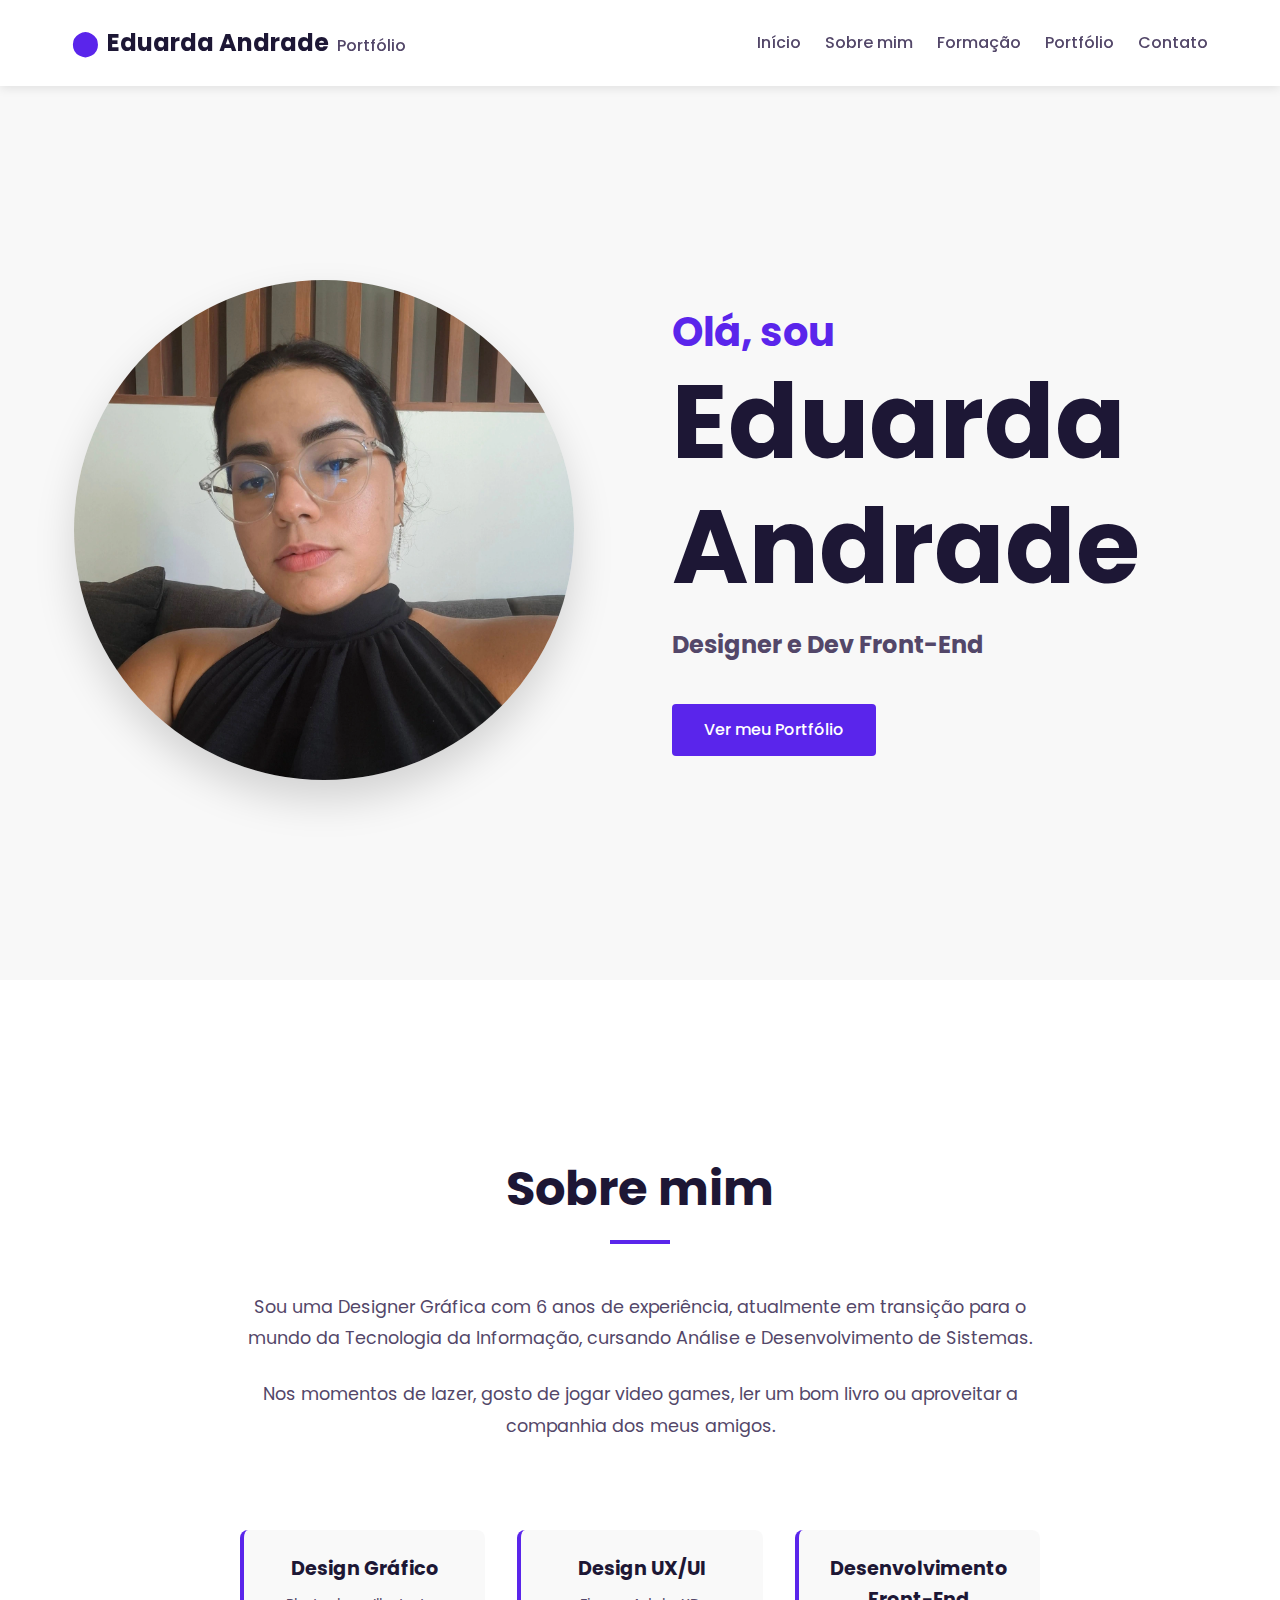
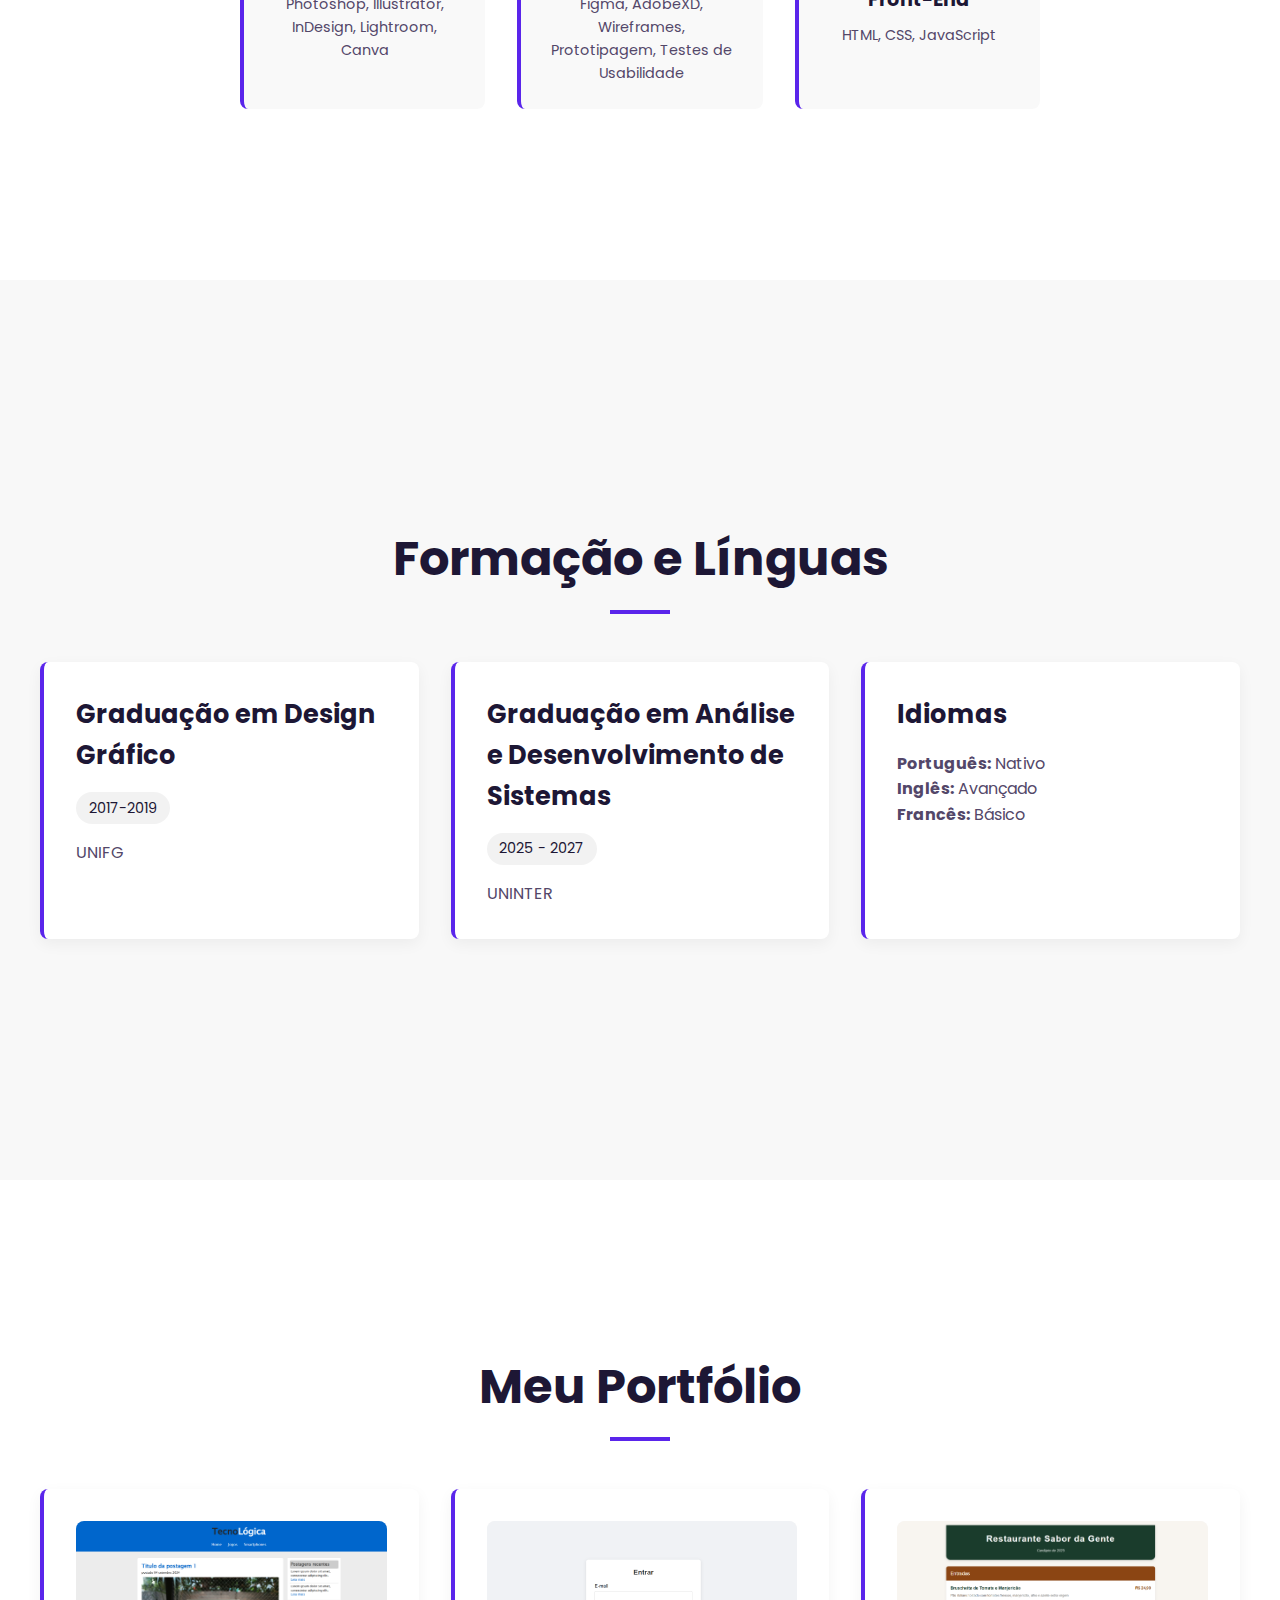
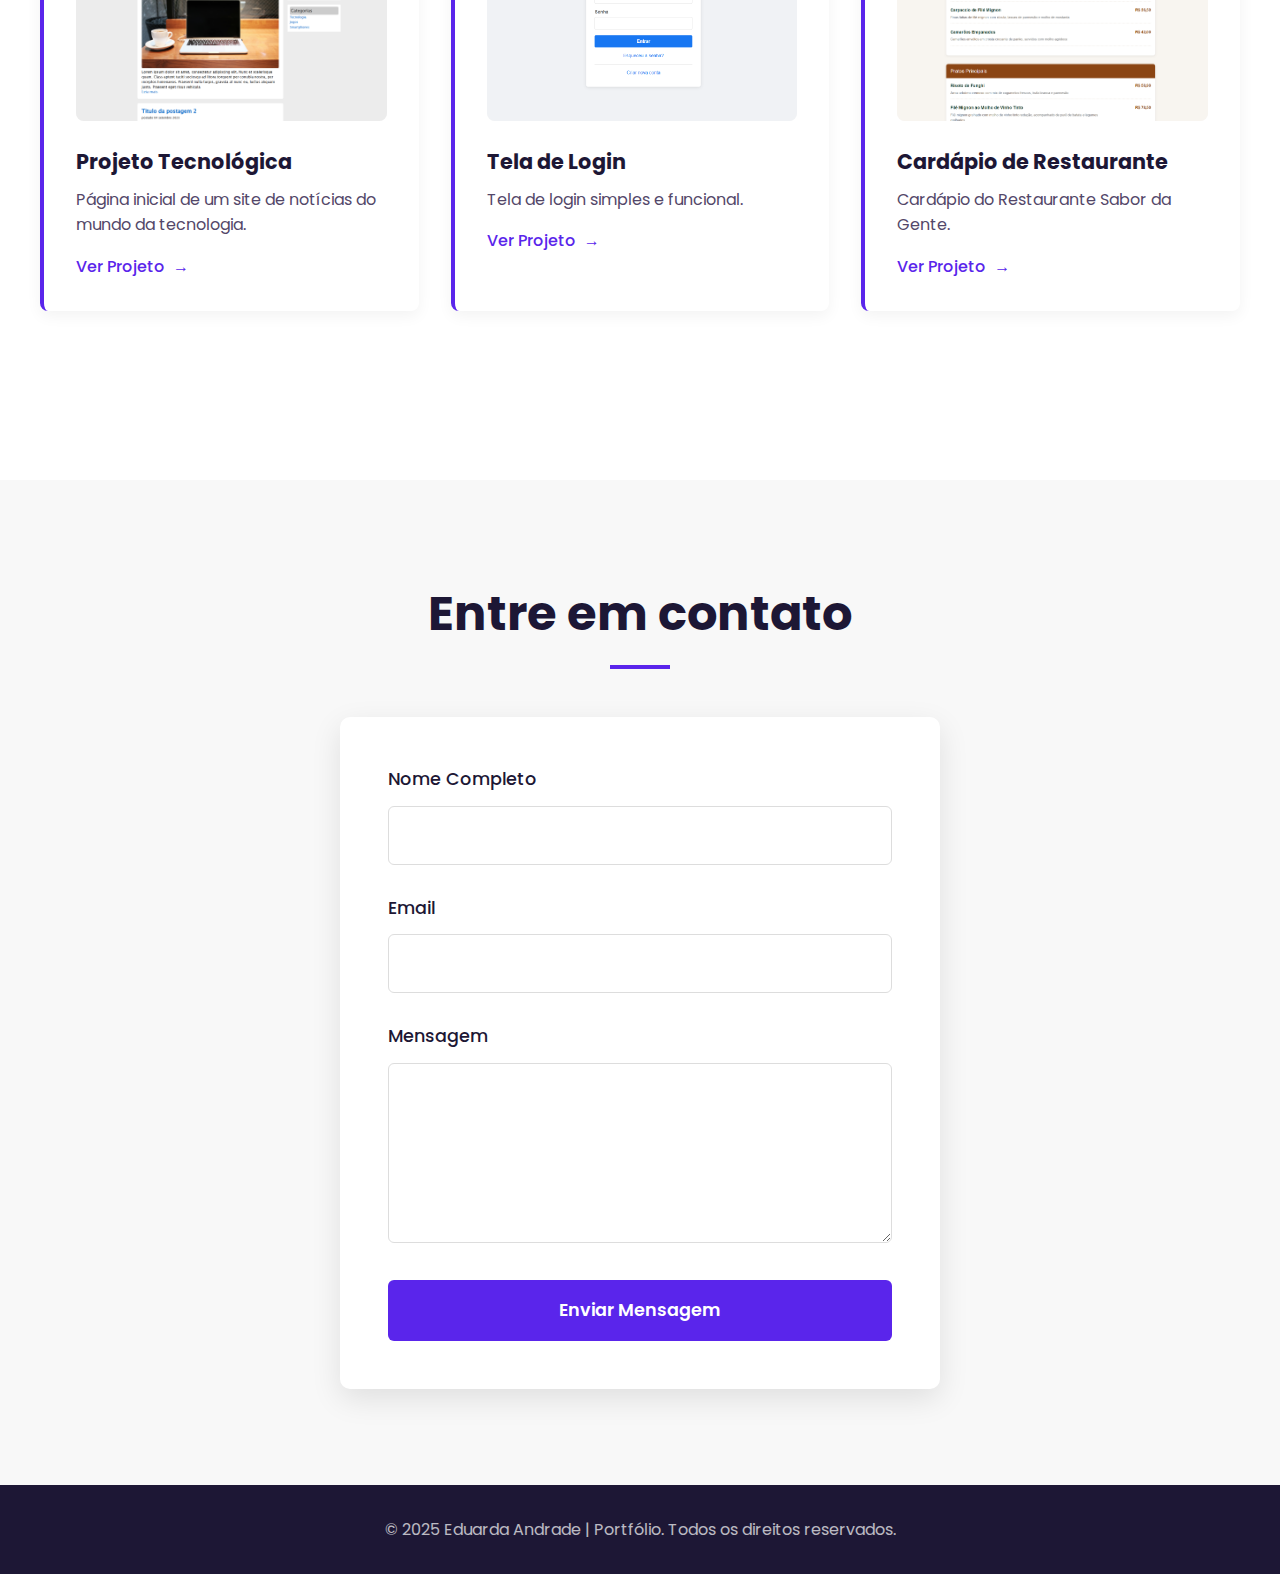
<file: index.html>
<!DOCTYPE html>
<html lang="pt-BR">
<head>
    <meta charset="UTF-8">
    <meta name="viewport" content="width=device-width, initial-scale=1.0">
    <title>Eduarda Andrade | Portfólio</title>
    <link href="https://fonts.googleapis.com/css2?family=Poppins:wght@400;500;600;700&display=swap" rel="stylesheet">
    <link rel="stylesheet" href="css/estilos.css">
    <script src="js/scripts.js" defer></script>
</head>
<body>
    <!-- Menu de Navegação -->
    <nav class="navegacao">
        <div class="container-navegacao">
            <a href="#inicio" class="logo">
                <span class="logo-destaque">Eduarda Andrade</span> Portfólio
            </a>
            <button class="menu-hamburguer"></button>
            <ul class="links-navegacao">
                <li><a href="#inicio">Início</a></li>
                <li><a href="#sobre">Sobre mim</a></li>
                <li><a href="#formacao">Formação</a></li>
                <li><a href="#portfolio">Portfólio</a></li>
                <li><a href="#contato">Contato</a></li>
            </ul>
        </div>
    </nav>

    <!-- Seção Início -->
    <section id="inicio" class="secao">
        <div class="container">
            <div class="conteudo-inicio">
                <div class="imagem-inicio">
                    <img src="img/eduarda.webp" alt="Imagem de Eduarda Andrade">
                </div>
                <div class="texto-inicio-container">
                    <h1 class="titulo-inicio">Olá, sou <br><span class="titulo-destaque">Eduarda Andrade</span></h1>
                    <h2 class="subtitulo-inicio">Designer e Dev Front-End</h2>
                    <a href="#portfolio" class="botao">Ver meu Portfólio</a>
                </div>
            </div>
        </div>
    </section>

    <!-- Seção Sobre mim -->
    <section id="sobre" class="secao">
        <div class="container">
            <h2 class="titulo-secao">Sobre mim</h2>
            <div class="conteudo-sobre">
                <div class="texto-sobre">
                    <p>Sou uma Designer Gráfica com 6 anos de experiência, atualmente em transição para o mundo da Tecnologia da Informação, cursando Análise e Desenvolvimento de Sistemas.</p>
                    <p>Nos momentos de lazer, gosto de jogar video games, ler um bom livro ou aproveitar a companhia dos meus amigos.</p>
                </div>

                <div class="habilidades">
                    <div class="habilidade-item">
                        <h3 class="habilidade-titulo">Design Gráfico</h3>
                        <p class="habilidade-descricao">Photoshop, Illustrator, InDesign, Lightroom, Canva</p>
                    </div>
                    <div class="habilidade-item">
                        <h3 class="habilidade-titulo">Design UX/UI</h3>
                        <p class="habilidade-descricao">Figma, AdobeXD, Wireframes, Prototipagem, Testes de Usabilidade</p>
                    </div>
                    <div class="habilidade-item">
                        <h3 class="habilidade-titulo">Desenvolvimento Front-End</h3>
                        <p class="habilidade-descricao">HTML, CSS, JavaScript</p>
                    </div>
                </div> 
            </div>
        </div>
    </section>

    <!-- Seção Formação e Línguas -->
    <section id="formacao" class="secao">
        <div class="container">
            <h2 class="titulo-secao">Formação e Línguas</h2>
            <div class="container-formacao">
                <div class="bloco-formacao">
                    <h3 class="titulo-formacao">Graduação em Design Gráfico</h3>
                    <span class="periodo-formacao">2017-2019</span>
                    <p class="descricao-formacao">UNIFG</p>
                </div>
                <div class="bloco-formacao">
                    <h3 class="titulo-formacao">Graduação em Análise e Desenvolvimento de Sistemas</h3>
                    <span class="periodo-formacao">2025 - 2027</span>
                    <p class="descricao-formacao">UNINTER</p>
                </div>
                <div class="bloco-formacao">
                    <h3 class="titulo-formacao">Idiomas</h3>
                    <p class="descricao-formacao">
                        <strong>Português:</strong> Nativo<br>
                        <strong>Inglês:</strong> Avançado<br>
                        <strong>Francês:</strong> Básico<br>
                    </p>
                </div>
            </div>
        </div>
    </section>

    <!-- Seção Meu Portfólio -->
    <section id="portfolio" class="secao">
        <div class="container">
            <h2 class="titulo-secao">Meu Portfólio</h2>
            <div class="container-portfolio">
                <div class="item-portfolio">
                    <div class="conteudo-portfolio">
                        <div class="imagem-portfolio">
                            <img src="img/img_port_1.png" alt="Projeto Tecnológica">
                        </div>
                        <h3 class="titulo-portfolio">Projeto Tecnológica</h3>
                        <p class="descricao-portfolio">Página inicial de um site de notícias do mundo da tecnologia.</p>
                        <a href="html/site_tecnologica/tecnologica.html" class="link-portfolio">Ver Projeto</a>
                    </div>
                </div>
                <div class="item-portfolio">
                    <div class="conteudo-portfolio">
                        <div class="imagem-portfolio">
                            <img src="img/img_port_2.png" alt="Tela de Login">
                        </div>
                        <h3 class="titulo-portfolio">Tela de Login</h3>
                        <p class="descricao-portfolio">Tela de login simples e funcional.</p>
                        <a href="html/tela_login/tela_login.html" class="link-portfolio">Ver Projeto</a>
                    </div>
                </div>
                <div class="item-portfolio">
                    <div class="conteudo-portfolio">
                        <div class="imagem-portfolio">
                            <img src="img/img_port_3.png" alt="Projeto Y">
                        </div>
                        <h3 class="titulo-portfolio">Cardápio de Restaurante</h3>
                        <p class="descricao-portfolio">Cardápio do Restaurante Sabor da Gente.</p>
                        <a href="html/cardapio_restaurante/cardapio_restaurante.html" class="link-portfolio">Ver Projeto</a>
                    </div>
                </div>
            </div>
        </div>
    </section>

    <!-- Seção Contato (Formulário) -->
    <section id="contato" class="secao">
        <div class="container">
            <h2 class="titulo-secao">Entre em contato</h2>
            <div class="container-contato">
                <div class="formulario-contato">
                    <form id="formulario-contato" onsubmit="enviarFormulario(event)">
                        <div class="grupo-formulario">
                            <label for="nome" class="rotulo-formulario">Nome Completo</label>
                            <input type="text" id="nome" class="entrada-formulario" required>
                        </div>
                        <div class="grupo-formulario">
                            <label for="email" class="rotulo-formulario">Email</label>
                            <input type="email" id="email" class="entrada-formulario" required>
                        </div>
                        <div class="grupo-formulario">
                            <label for="mensagem" class="rotulo-formulario">Mensagem</label>
                            <textarea id="mensagem" name="mensagem" class="entrada-formulario" required></textarea>
                        </div>
                        <button type="submit" class="botao-enviar">Enviar Mensagem</button>
                    </form>
                </div>
            </div>
        </div>
    </section>

    <!-- Rodapé -->
    <footer class="rodape">
        <div class="conteudo-rodape">
            <p class="copyright">© 2025 Eduarda Andrade | Portfólio. Todos os direitos reservados.</p>
        </div>
    </footer>
</body>
</html>
</file>
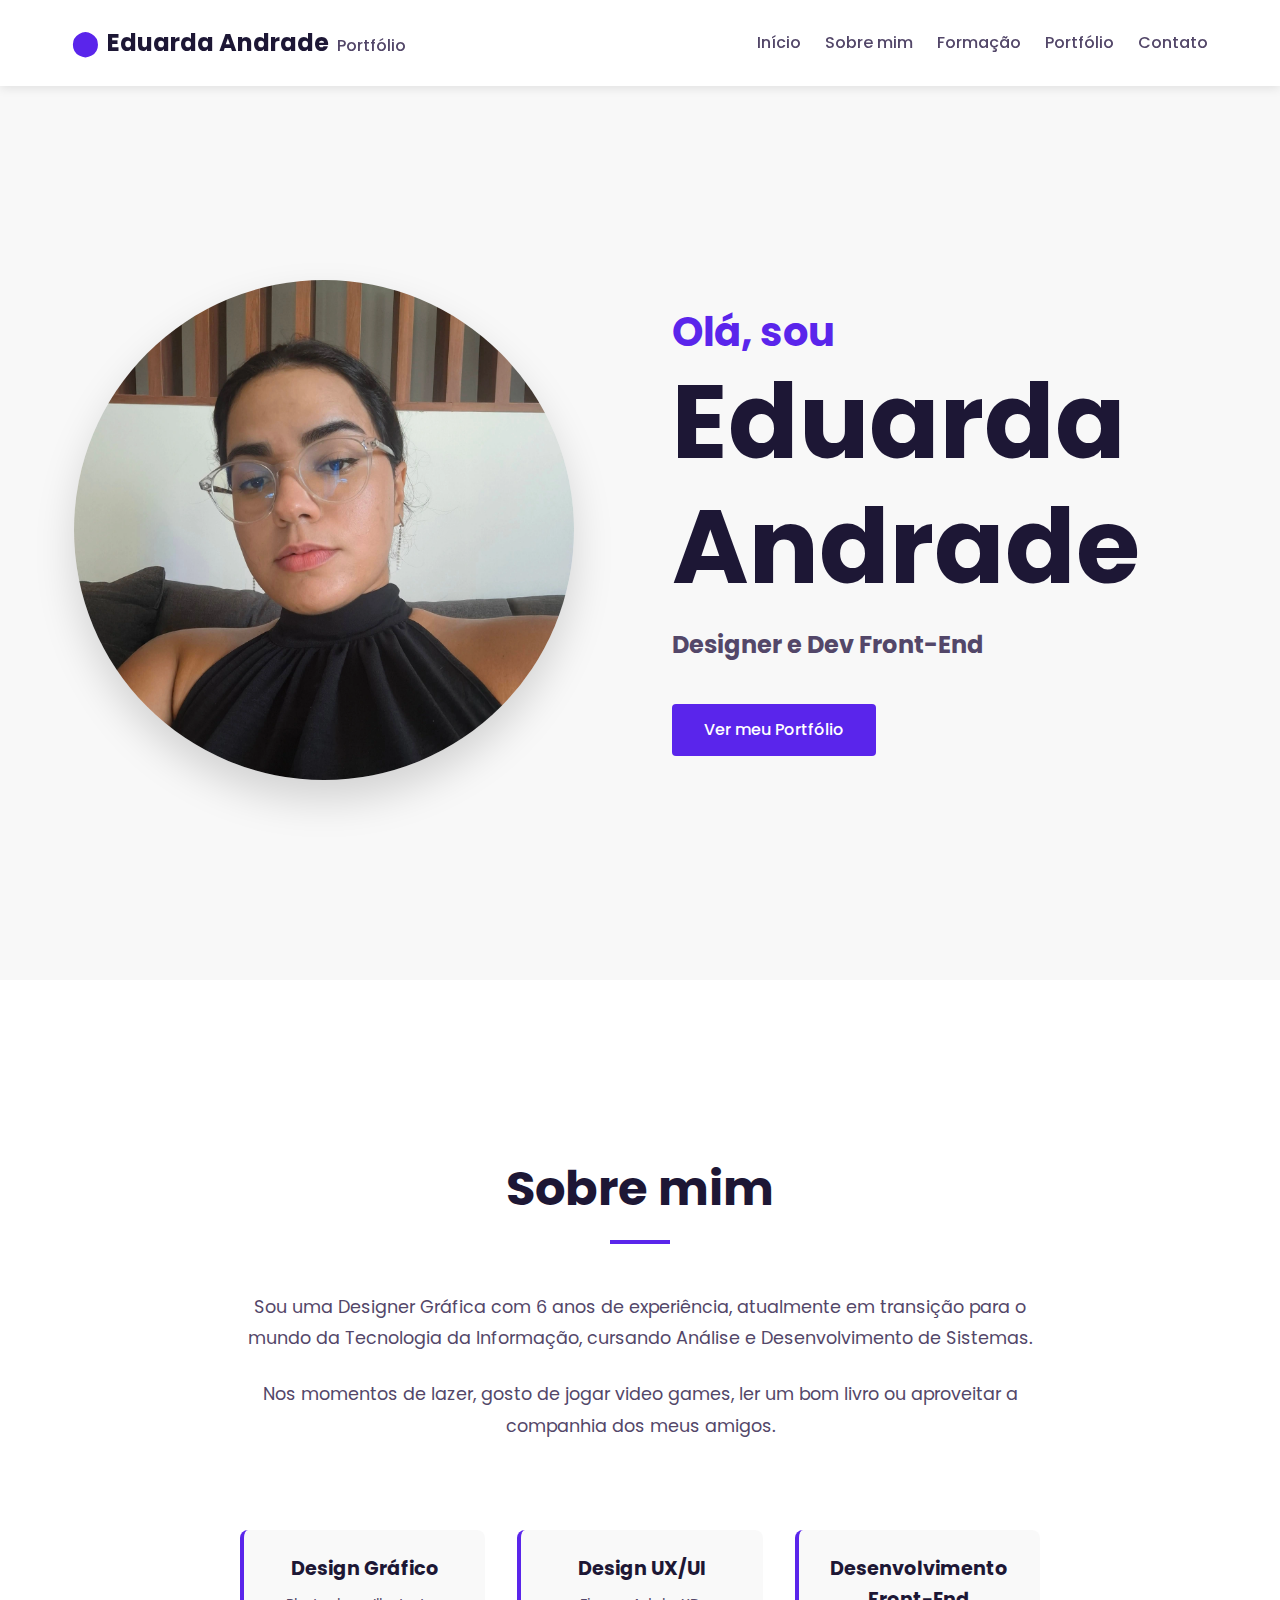
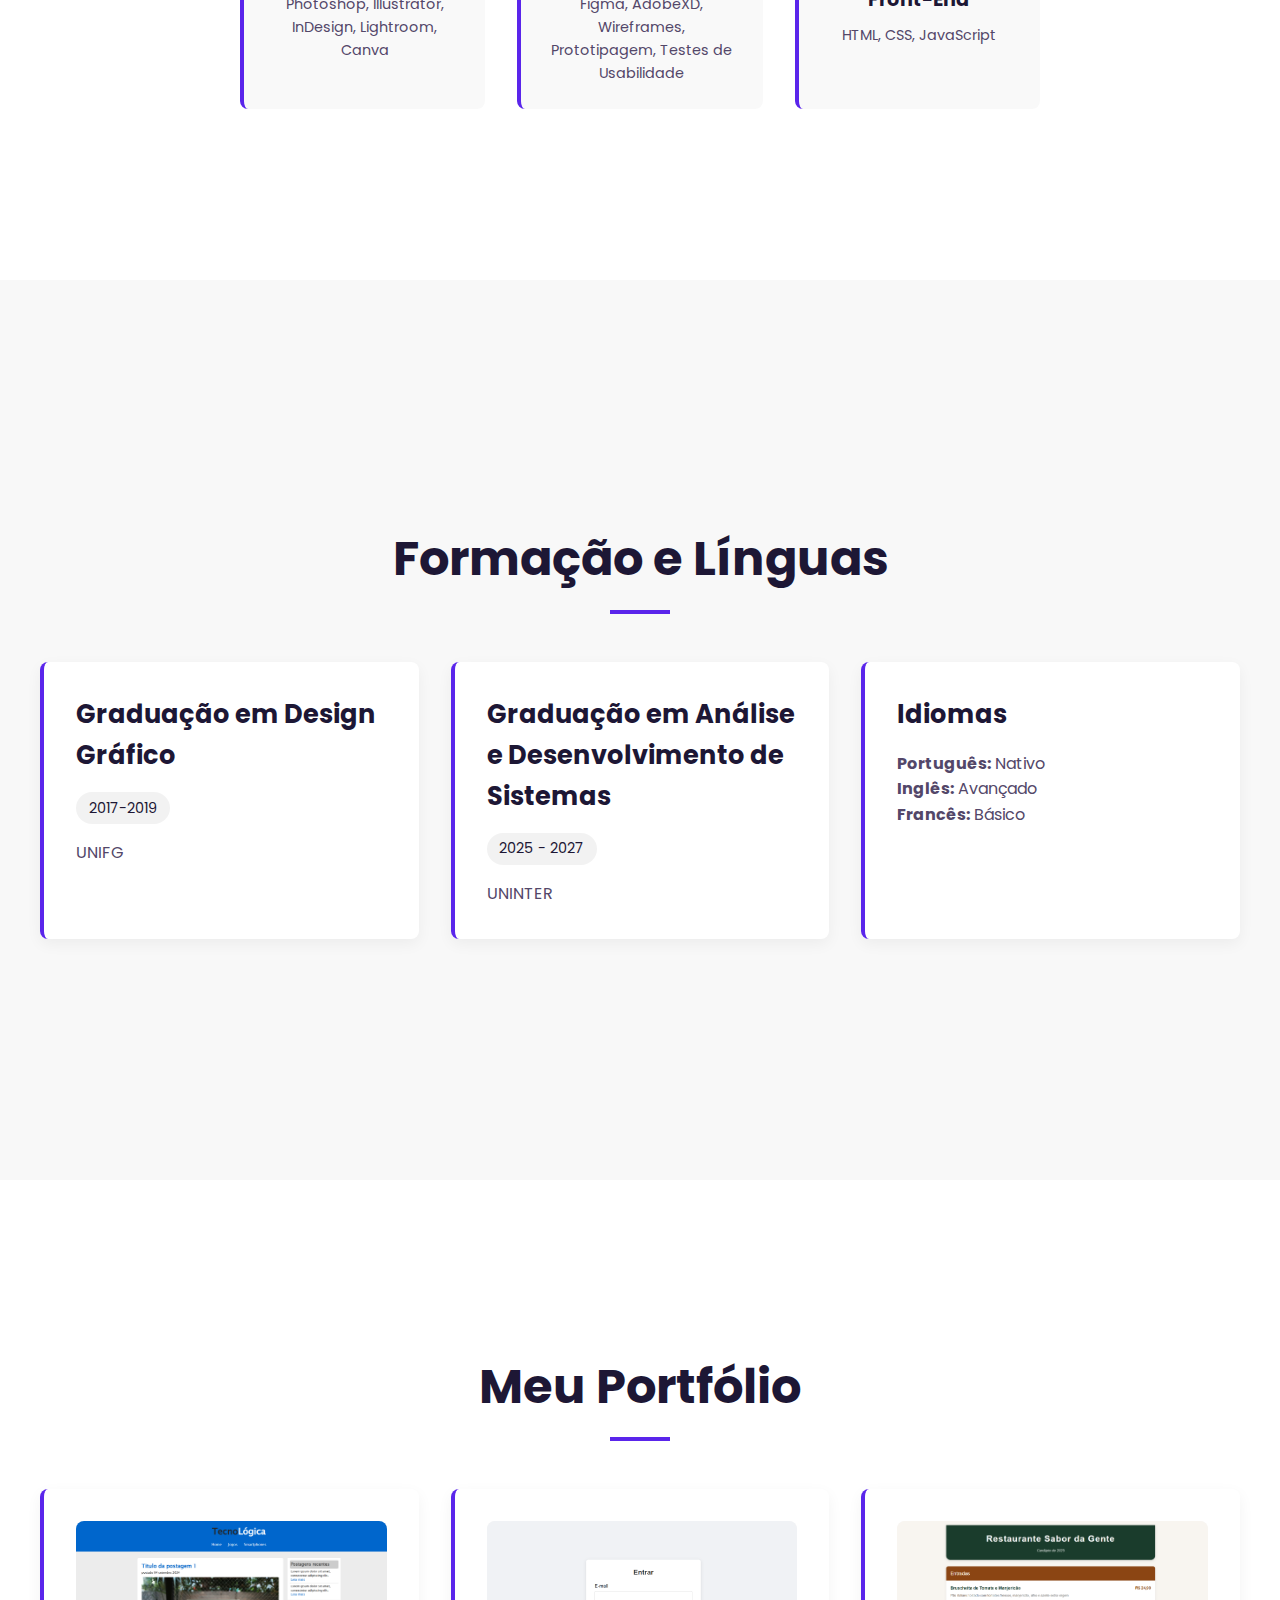
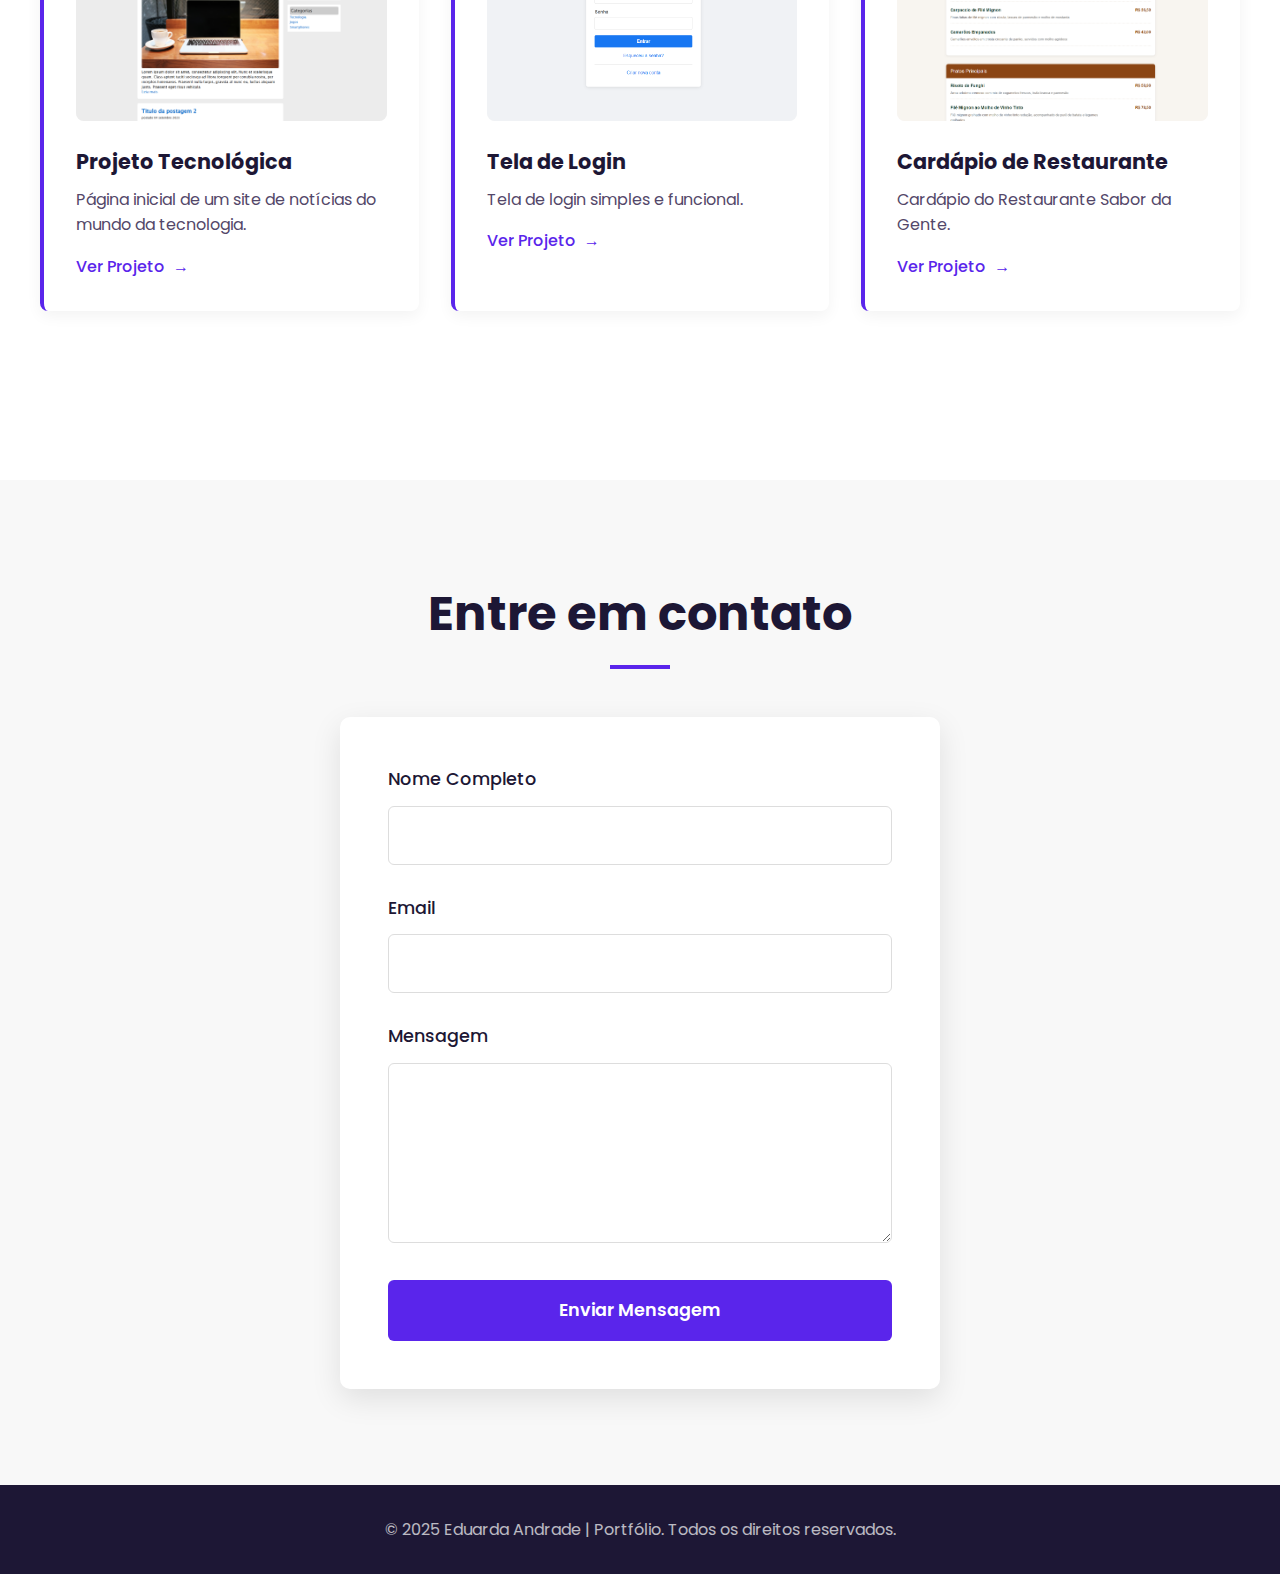
<file: portfolio-pessoal/index.html>
<!DOCTYPE html>
<html lang="pt-BR">
<head>
    <meta charset="UTF-8">
    <meta name="viewport" content="width=device-width, initial-scale=1.0">
    <title>Eduarda Andrade | Portfólio</title>
    <link href="https://fonts.googleapis.com/css2?family=Poppins:wght@400;500;600;700&display=swap" rel="stylesheet">
    <link rel="stylesheet" href="/css/estilos.css">
    <script src="/js/scripts.js" defer></script>
</head>
<body>
    <!-- Menu de Navegação -->
    <nav class="navegacao">
        <div class="container-navegacao">
            <a href="#inicio" class="logo">
                <span class="logo-destaque">Eduarda Andrade</span> Portfólio
            </a>
            <button class="menu-hamburguer"></button>
            <ul class="links-navegacao">
                <li><a href="#inicio">Início</a></li>
                <li><a href="#sobre">Sobre mim</a></li>
                <li><a href="#formacao">Formação</a></li>
                <li><a href="#portfolio">Portfólio</a></li>
                <li><a href="#contato">Contato</a></li>
            </ul>
        </div>
    </nav>

    <!-- Seção Início -->
    <section id="inicio" class="secao">
        <div class="container">
            <div class="conteudo-inicio">
                <div class="imagem-inicio">
                    <img src="/img/eduarda.webp" alt="Imagem de Eduarda Andrade">
                </div>
                <div class="texto-inicio-container">
                    <h1 class="titulo-inicio">Olá, sou <br><span class="titulo-destaque">Eduarda Andrade</span></h1>
                    <h2 class="subtitulo-inicio">Designer e Dev Front-End</h2>
                    <a href="#portfolio" class="botao">Ver meu Portfólio</a>
                </div>
            </div>
        </div>
    </section>

    <!-- Seção Sobre mim -->
    <section id="sobre" class="secao">
        <div class="container">
            <h2 class="titulo-secao">Sobre mim</h2>
            <div class="conteudo-sobre">
                <div class="texto-sobre">
                    <p>Sou uma Designer Gráfica com 6 anos de experiência, atualmente em transição para o mundo da Tecnologia da Informação, cursando Análise e Desenvolvimento de Sistemas.</p>
                    <p>Nos momentos de lazer, gosto de jogar video games, ler um bom livro ou aproveitar a companhia dos meus amigos.</p>
                </div>

                <div class="habilidades">
                    <div class="habilidade-item">
                        <h3 class="habilidade-titulo">Design Gráfico</h3>
                        <p class="habilidade-descricao">Photoshop, Illustrator, InDesign, Lightroom, Canva</p>
                    </div>
                    <div class="habilidade-item">
                        <h3 class="habilidade-titulo">Design UX/UI</h3>
                        <p class="habilidade-descricao">Figma, AdobeXD, Wireframes, Prototipagem, Testes de Usabilidade</p>
                    </div>
                    <div class="habilidade-item">
                        <h3 class="habilidade-titulo">Desenvolvimento Front-End</h3>
                        <p class="habilidade-descricao">HTML, CSS, JavaScript</p>
                    </div>
                </div> 
            </div>
        </div>
    </section>

    <!-- Seção Formação e Línguas -->
    <section id="formacao" class="secao">
        <div class="container">
            <h2 class="titulo-secao">Formação e Línguas</h2>
            <div class="container-formacao">
                <div class="bloco-formacao">
                    <h3 class="titulo-formacao">Graduação em Design Gráfico</h3>
                    <span class="periodo-formacao">2017-2019</span>
                    <p class="descricao-formacao">UNIFG</p>
                </div>
                <div class="bloco-formacao">
                    <h3 class="titulo-formacao">Graduação em Análise e Desenvolvimento de Sistemas</h3>
                    <span class="periodo-formacao">2025 - 2027</span>
                    <p class="descricao-formacao">UNINTER</p>
                </div>
                <div class="bloco-formacao">
                    <h3 class="titulo-formacao">Idiomas</h3>
                    <p class="descricao-formacao">
                        <strong>Português:</strong> Nativo<br>
                        <strong>Inglês:</strong> Avançado<br>
                        <strong>Francês:</strong> Básico<br>
                    </p>
                </div>
            </div>
        </div>
    </section>

    <!-- Seção Meu Portfólio -->
    <section id="portfolio" class="secao">
        <div class="container">
            <h2 class="titulo-secao">Meu Portfólio</h2>
            <div class="container-portfolio">
                <div class="item-portfolio">
                    <div class="conteudo-portfolio">
                        <div class="imagem-portfolio">
                            <img src="/img/img_port_1.png" alt="Projeto Tecnológica">
                        </div>
                        <h3 class="titulo-portfolio">Projeto Tecnológica</h3>
                        <p class="descricao-portfolio">Página inicial de um site de notícias do mundo da tecnologia.</p>
                        <a href="/html/site_tecnologica/tecnologica.html" class="link-portfolio">Ver Projeto</a>
                    </div>
                </div>
                <div class="item-portfolio">
                    <div class="conteudo-portfolio">
                        <div class="imagem-portfolio">
                            <img src="/img/img_port_2.png" alt="Tela de Login">
                        </div>
                        <h3 class="titulo-portfolio">Tela de Login</h3>
                        <p class="descricao-portfolio">Tela de login simples e funcional.</p>
                        <a href="/html/tela_login/tela_login.html" class="link-portfolio">Ver Projeto</a>
                    </div>
                </div>
                <div class="item-portfolio">
                    <div class="conteudo-portfolio">
                        <div class="imagem-portfolio">
                            <img src="/img/img_port_3.png" alt="Projeto Y">
                        </div>
                        <h3 class="titulo-portfolio">Cardápio de Restaurante</h3>
                        <p class="descricao-portfolio">Cardápio do Restaurante Sabor da Gente.</p>
                        <a href="/html/cardapio_restaurante/cardapio_restaurante.html" class="link-portfolio">Ver Projeto</a>
                    </div>
                </div>
            </div>
        </div>
    </section>

    <!-- Seção Contato (Formulário) -->
    <section id="contato" class="secao">
        <div class="container">
            <h2 class="titulo-secao">Entre em contato</h2>
            <div class="container-contato">
                <div class="formulario-contato">
                    <form id="formulario-contato" onsubmit="enviarFormulario(event)">
                        <div class="grupo-formulario">
                            <label for="nome" class="rotulo-formulario">Nome Completo</label>
                            <input type="text" id="nome" class="entrada-formulario" required>
                        </div>
                        <div class="grupo-formulario">
                            <label for="email" class="rotulo-formulario">Email</label>
                            <input type="email" id="email" class="entrada-formulario" required>
                        </div>
                        <div class="grupo-formulario">
                            <label for="mensagem" class="rotulo-formulario">Mensagem</label>
                            <textarea id="mensagem" name="mensagem" class="entrada-formulario" required></textarea>
                        </div>
                        <button type="submit" class="botao-enviar">Enviar Mensagem</button>
                    </form>
                </div>
            </div>
        </div>
    </section>

    <!-- Rodapé -->
    <footer class="rodape">
        <div class="conteudo-rodape">
            <p class="copyright">© 2025 Eduarda Andrade | Portfólio. Todos os direitos reservados.</p>
        </div>
    </footer>
</body>
</html>
</file>
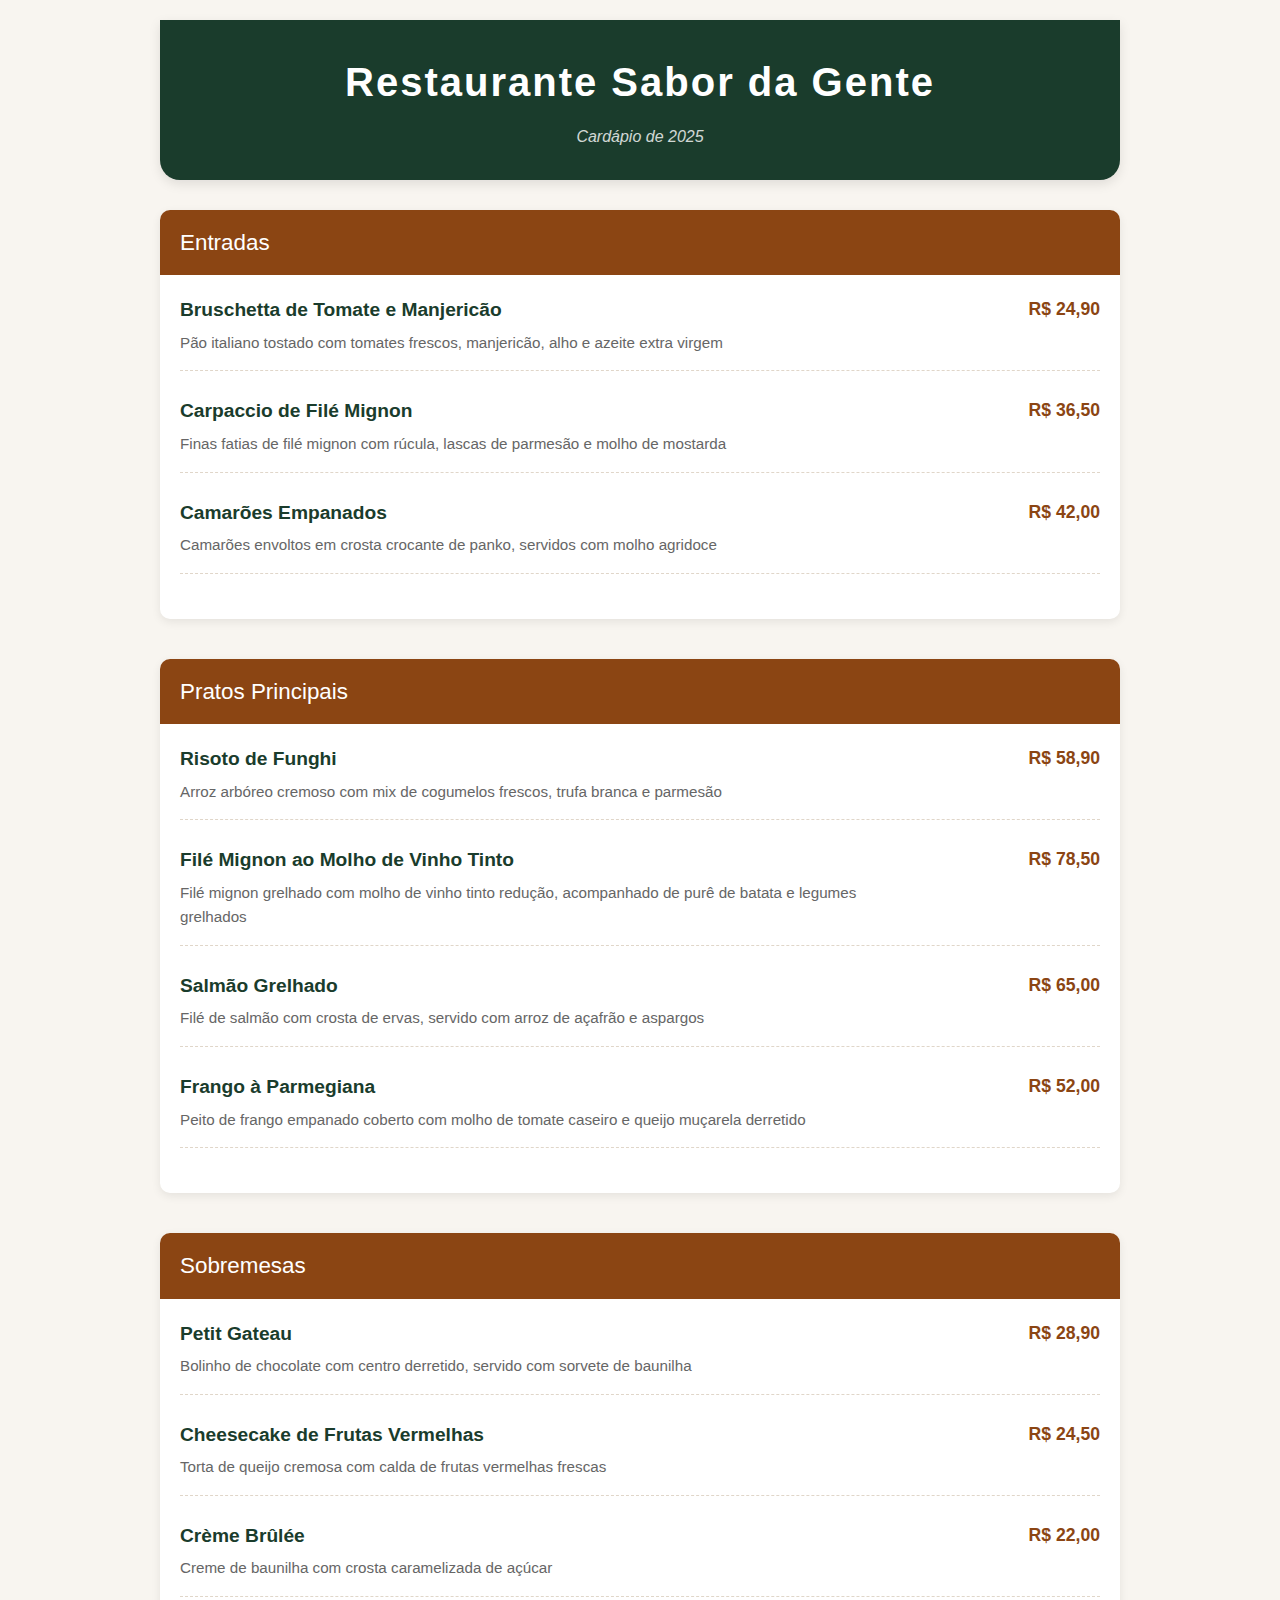
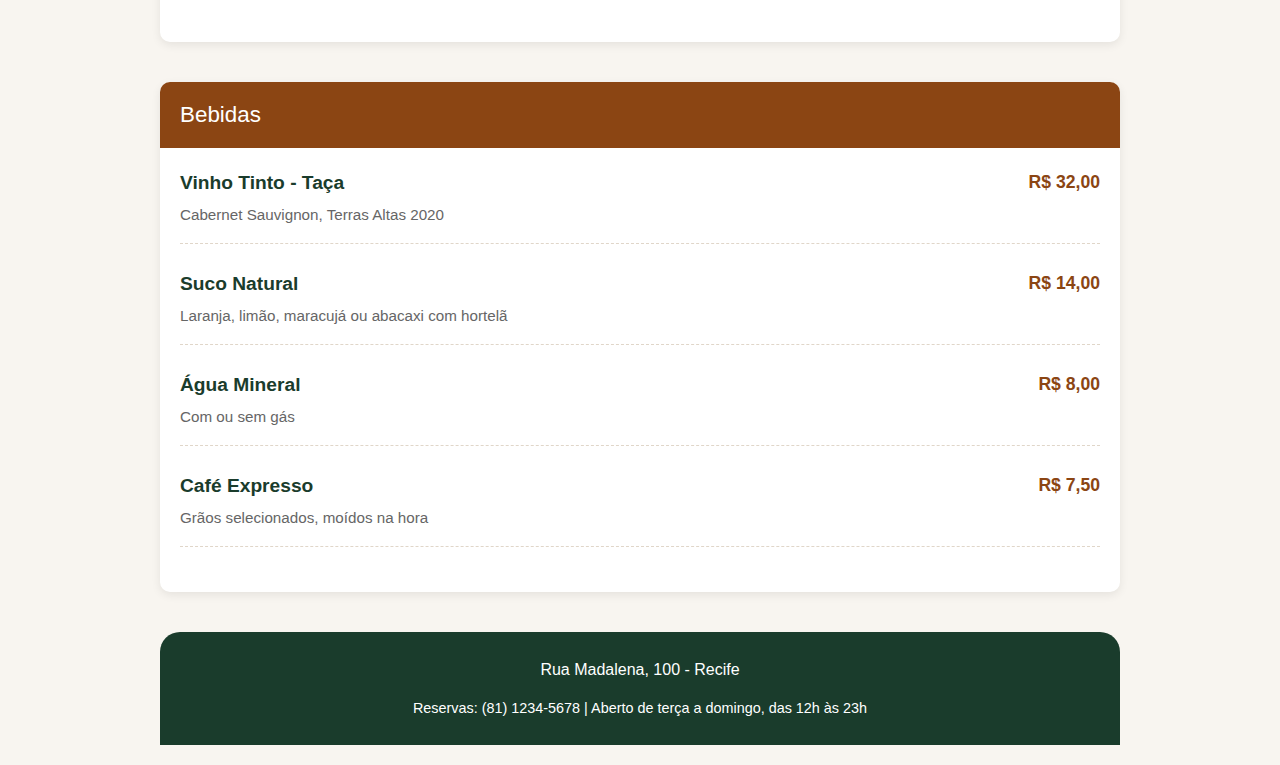
<file: html/cardapio_restaurante/cardapio_restaurante.html>
<!DOCTYPE html>
<html lang="pt-BR">
<head>
    <meta charset="UTF-8">
    <meta name="viewport" content="width=device-width, initial-scale=1.0">
    <title>Cardápio Restaurante Sabor da Gente</title>
    <style>
        * {
            margin: 0;
            padding: 0;
            box-sizing: border-box;
        }
        
        body {
            font-family: Arial, Helvetica, sans-serif;
            background-color: #f8f5f0;
            color: #333;
            line-height: 1.6;
        }
        
        .container {
            max-width: 1000px;
            margin: 0 auto;
            padding: 20px;
        }
        
        header {
            text-align: center;
            padding: 30px 0;
            background-color: #1a3c2c;
            color: #fff;
            border-radius: 0 0 20px 20px;
            margin-bottom: 30px;
            box-shadow: 0 4px 12px rgba(0,0,0,0.1);
        }
        
        h1 {
            font-size: 2.5rem;
            margin-bottom: 10px;
            letter-spacing: 2px;
        }
        
        .subtitle {
            font-style: italic;
            opacity: 0.8;
        }
        
        .menu-section {
            margin-bottom: 40px;
            background: white;
            border-radius: 10px;
            overflow: hidden;
            box-shadow: 0 3px 10px rgba(0,0,0,0.08);
        }
        
        .section-header {
            background-color: #8b4513;
            color: white;
            padding: 15px 20px;
            font-size: 1.4rem;
        }
        
        .menu-items {
            padding: 20px;
        }
        
        .menu-item {
            display: flex;
            justify-content: space-between;
            margin-bottom: 25px;
            padding-bottom: 15px;
            border-bottom: 1px dashed #e0d6c9;
        }
        
        .item-info {
            flex: 3;
        }
        
        .item-price {
            flex: 1;
            text-align: right;
            font-weight: bold;
            color: #8b4513;
            font-size: 1.1rem;
        }
        
        .item-name {
            font-weight: bold;
            font-size: 1.2rem;
            margin-bottom: 5px;
            color: #1a3c2c;
        }
        
        .item-description {
            color: #666;
            font-size: 0.95rem;
        }
        
        .item-tag {
            display: inline-block;
            background: #e8f5e9;
            color: #2e7d32;
            font-size: 0.8rem;
            padding: 3px 8px;
            border-radius: 20px;
            margin-top: 8px;
        }
        
        .footer {
            text-align: center;
            padding: 25px;
            background-color: #1a3c2c;
            color: #fff;
            border-radius: 20px 20px 0 0;
            margin-top: 30px;
        }
        
        .contact-info {
            margin-top: 15px;
            font-size: 0.9rem;
        }
        
    </style>
</head>
<body>
    <div class="container">
        <header>
            <h1>Restaurante Sabor da Gente</h1>
            <div class="subtitle">Cardápio de 2025</div>
        </header>
        
        <section class="menu-section">
            <div class="section-header">Entradas</div>
            <div class="menu-items">
                <div class="menu-item">
                    <div class="item-info">
                        <div class="item-name">Bruschetta de Tomate e Manjericão</div>
                        <div class="item-description">Pão italiano tostado com tomates frescos, manjericão, alho e azeite extra virgem</div>
                    </div>
                    <div class="item-price">R$ 24,90</div>
                </div>
                
                <div class="menu-item">
                    <div class="item-info">
                        <div class="item-name">Carpaccio de Filé Mignon</div>
                        <div class="item-description">Finas fatias de filé mignon com rúcula, lascas de parmesão e molho de mostarda</div>
                    </div>
                    <div class="item-price">R$ 36,50</div>
                </div>
                
                <div class="menu-item">
                    <div class="item-info">
                        <div class="item-name">Camarões Empanados</div>
                        <div class="item-description">Camarões envoltos em crosta crocante de panko, servidos com molho agridoce</div>
                    </div>
                    <div class="item-price">R$ 42,00</div>
                </div>
            </div>
        </section>
        
        <section class="menu-section">
            <div class="section-header">Pratos Principais</div>
            <div class="menu-items">
                <div class="menu-item">
                    <div class="item-info">
                        <div class="item-name">Risoto de Funghi</div>
                        <div class="item-description">Arroz arbóreo cremoso com mix de cogumelos frescos, trufa branca e parmesão</div>
                    </div>
                    <div class="item-price">R$ 58,90</div>
                </div>
                
                <div class="menu-item">
                    <div class="item-info">
                        <div class="item-name">Filé Mignon ao Molho de Vinho Tinto</div>
                        <div class="item-description">Filé mignon grelhado com molho de vinho tinto redução, acompanhado de purê de batata e legumes grelhados</div>
                    </div>
                    <div class="item-price">R$ 78,50</div>
                </div>
                
                <div class="menu-item">
                    <div class="item-info">
                        <div class="item-name">Salmão Grelhado</div>
                        <div class="item-description">Filé de salmão com crosta de ervas, servido com arroz de açafrão e aspargos</div>
                    </div>
                    <div class="item-price">R$ 65,00</div>
                </div>
                
                <div class="menu-item">
                    <div class="item-info">
                        <div class="item-name">Frango à Parmegiana</div>
                        <div class="item-description">Peito de frango empanado coberto com molho de tomate caseiro e queijo muçarela derretido</div>
                    </div>
                    <div class="item-price">R$ 52,00</div>
                </div>
            </div>
        </section>
        
        <section class="menu-section">
            <div class="section-header">Sobremesas</div>
            <div class="menu-items">
                <div class="menu-item">
                    <div class="item-info">
                        <div class="item-name">Petit Gateau</div>
                        <div class="item-description">Bolinho de chocolate com centro derretido, servido com sorvete de baunilha</div>
                    </div>
                    <div class="item-price">R$ 28,90</div>
                </div>
                
                <div class="menu-item">
                    <div class="item-info">
                        <div class="item-name">Cheesecake de Frutas Vermelhas</div>
                        <div class="item-description">Torta de queijo cremosa com calda de frutas vermelhas frescas</div>
                    </div>
                    <div class="item-price">R$ 24,50</div>
                </div>
                
                <div class="menu-item">
                    <div class="item-info">
                        <div class="item-name">Crème Brûlée</div>
                        <div class="item-description">Creme de baunilha com crosta caramelizada de açúcar</div>
                    </div>
                    <div class="item-price">R$ 22,00</div>
                </div>
            </div>
        </section>
        
        <section class="menu-section">
            <div class="section-header">Bebidas</div>
            <div class="menu-items">
                <div class="menu-item">
                    <div class="item-info">
                        <div class="item-name">Vinho Tinto - Taça</div>
                        <div class="item-description">Cabernet Sauvignon, Terras Altas 2020</div>
                    </div>
                    <div class="item-price">R$ 32,00</div>
                </div>
                
                <div class="menu-item">
                    <div class="item-info">
                        <div class="item-name">Suco Natural</div>
                        <div class="item-description">Laranja, limão, maracujá ou abacaxi com hortelã</div>
                    </div>
                    <div class="item-price">R$ 14,00</div>
                </div>
                
                <div class="menu-item">
                    <div class="item-info">
                        <div class="item-name">Água Mineral</div>
                        <div class="item-description">Com ou sem gás</div>
                    </div>
                    <div class="item-price">R$ 8,00</div>
                </div>
                
                <div class="menu-item">
                    <div class="item-info">
                        <div class="item-name">Café Expresso</div>
                        <div class="item-description">Grãos selecionados, moídos na hora</div>
                    </div>
                    <div class="item-price">R$ 7,50</div>
                </div>
            </div>
        </section>
        
        <footer class="footer">
            <div>Rua Madalena, 100 - Recife</div>
            <div class="contact-info">Reservas: (81) 1234-5678 | Aberto de terça a domingo, das 12h às 23h</div>
        </footer>
    </div>
</body>
</html>
</file>
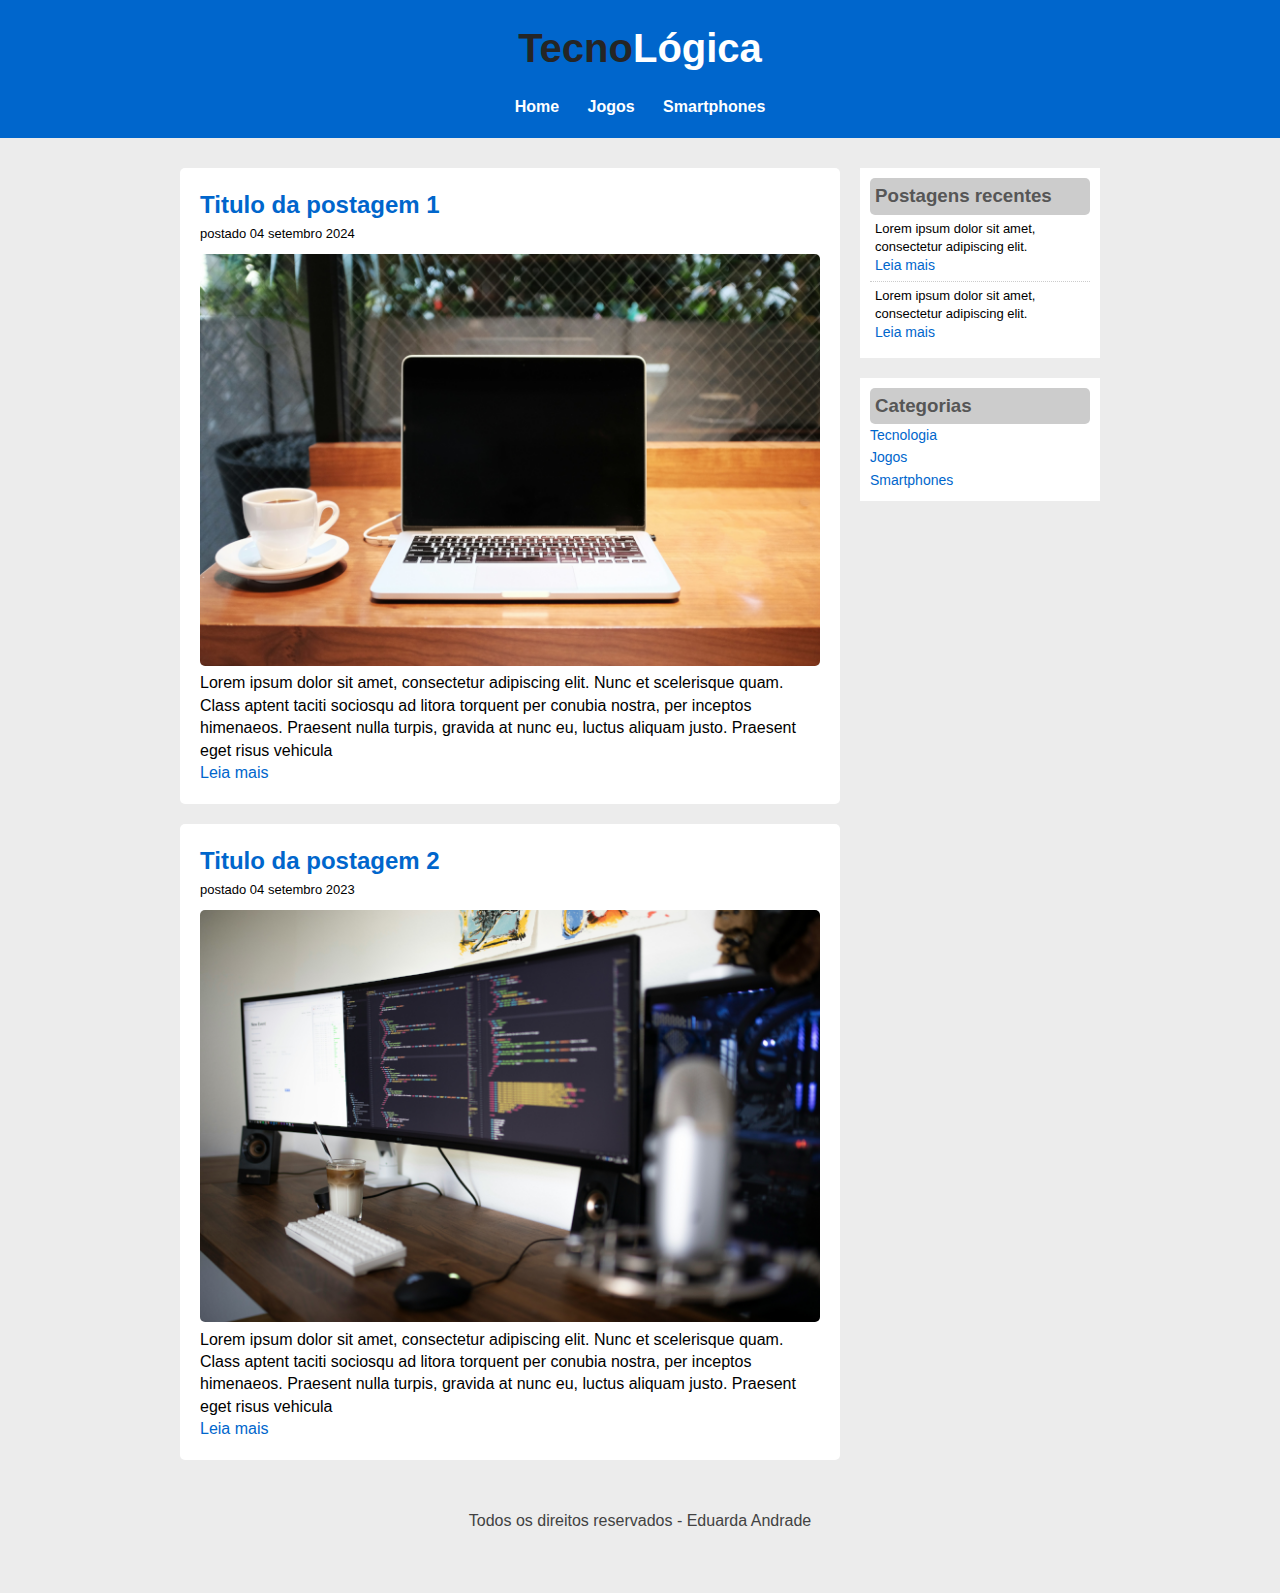
<file: html/site_tecnologica/tecnologica.html>
<!DOCTYPE html>
<html lang="pt-br">

<head>
    <meta charset="UTF-8">
    <meta name="viewport" content="width=device-width, initial-scale=1.0">
    <title>TecnoLógica - Tudo sobre tecnologia</title>
</head>

<style>
/******* LIMPAR FORMATAÇÕES *******/
*{
    margin: 0;
    padding: 0;
}

/******* FORMATAÇÕES GENÉRICAS *******/
body{
    font-size: 16px;
    line-height: 1.4;
    font-family: Arial, sans-serif;
    background-color: #ececec;
}

h1{
    color: #252525;
    font-size: 40px;
}

h2{
    color: #0066CC;
}

h3{
    color: #565656;
    background: #CCCCCC;
    border-radius: 5px;
    padding: 5px;
}

/******* HEADER *******/
header{
    background-color: #0066CC;
    padding: 10px;
    text-align: center;
}

nav{
    background-color: #0066CC;
    padding-bottom: 20px;
    text-align: center;
}

#logo{
padding: 10px;
}

nav a:link, header a:visited{
    color: #FFFFFF;
    border-radius: 5px;
    padding: 8px 12px;
    transition: 0.2s;
    font-weight: 550;
}

nav a:hover{
    color: #0066CC;
    background: #FFFFFF;
    font-weight: 700;
    text-decoration: none;
    transition: 0.2s;
}

.white{
    color:#FFFFFF
}

/******* CONTENT *******/
#content{
    width: 920px;
    margin: 0 auto;
    padding: 30px;
}

#posts{
    width: 660px;
    float: left;
}

.post{
    padding: 20px;
    margin-bottom: 20px;
    background: #FFFFFF;
    border-radius: 5px;
    background: justify;
}

.data-post{
    font-size: 13px;
    padding-bottom: 10px;
    margin-bottom: block; 
}

.img-post{
    margin-top: 10px;
    width: 620px;
    border-radius: 5px;
}

/******* RIGHT SIDE *******/
#right-side{
    width: 240px;
    float: right;
}

.content-right{
    background: #FFFFFF;
    padding: 10px;
    margin-bottom: 20px;
}

.content-right a{
    font-size: 14px;
}

.post-right{
    font-size: 13px;
    padding: 5px;
    border-bottom: 1px dotted #CCCCCC;
}

/******* FORMATAÇÃO DE LINKS *******/
a{
    text-decoration: none;
}

a:link, a:visited{
    color:#0066CC
}

a:hover{
    text-decoration: underline;
}

/******* Rodapé *******/
footer{
    max-width: 1200px;
    margin: 0 auto;
    clear:both;
    text-align: center;
    padding: 30px;
    color: #424242
}
</style>
<body>
    <header>
        <div id="logo">
            <h1>Tecno<span class="white">Lógica</span></h1>
        </div>
    </header>

    <nav>  
        <div id="menu">
            <a href="#">Home</a>
            <a href="#">Jogos</a>
            <a href="#">Smartphones</a>
        </div>
    </nav>
   
    <div id="content">

        <div id="posts">

            <!-- abertura postagem -->
            <div class="post">
                <h2>Titulo da postagem 1</h2>
                <span class="data-post">postado 04 setembro 2024</span>
                <img class="img-post" src="img/tecnologia01.png">
                <p>
                    Lorem ipsum dolor sit amet, consectetur adipiscing elit. Nunc et scelerisque quam. Class aptent taciti sociosqu ad litora torquent per conubia nostra, per inceptos himenaeos. Praesent nulla turpis, gravida at nunc eu, luctus aliquam justo. Praesent eget risus vehicula
                </p>
                <a href="">Leia mais</a>
            </div>
            <!--fechamento postagem -->

            <!-- abertura postagem -->
            <div class="post">
                <h2>Titulo da postagem 2</h2>
                <span class="data-post">postado 04 setembro 2023</span>
                <img class="img-post" src="img/tecnologia02.png">
                <p>
                    Lorem ipsum dolor sit amet, consectetur adipiscing elit. Nunc et scelerisque quam. Class aptent taciti sociosqu ad litora torquent per conubia nostra, per inceptos himenaeos. Praesent nulla turpis, gravida at nunc eu, luctus aliquam justo. Praesent eget risus vehicula
                </p>
                <a href="">Leia mais</a>
            </div>
            <!--fechamento postagem -->

        </div>
    
        <div id="right-side">

            <div class="content-right">
                <h3>Postagens recentes</h3>

                <div class="post-right">
                    <p>Lorem ipsum dolor sit amet, consectetur adipiscing elit.</p>
                    <a href="">Leia mais</a>
                </div>

                <div class="post-right" style="border-bottom: none;">
                    <p>Lorem ipsum dolor sit amet, consectetur adipiscing elit.</p>
                    <a href="">Leia mais</a>
                </div>

            </div>

            <div class="content-right">
                <h3>Categorias</h3>

                <a href="">Tecnologia</a><br>
                <a href="">Jogos</a><br>
                <a href="">Smartphones</a><br>
                
            </div>

        </div>
<footer>
    Todos os direitos reservados - Eduarda Andrade
</footer>


    </div>
</body>

</html>
</file>
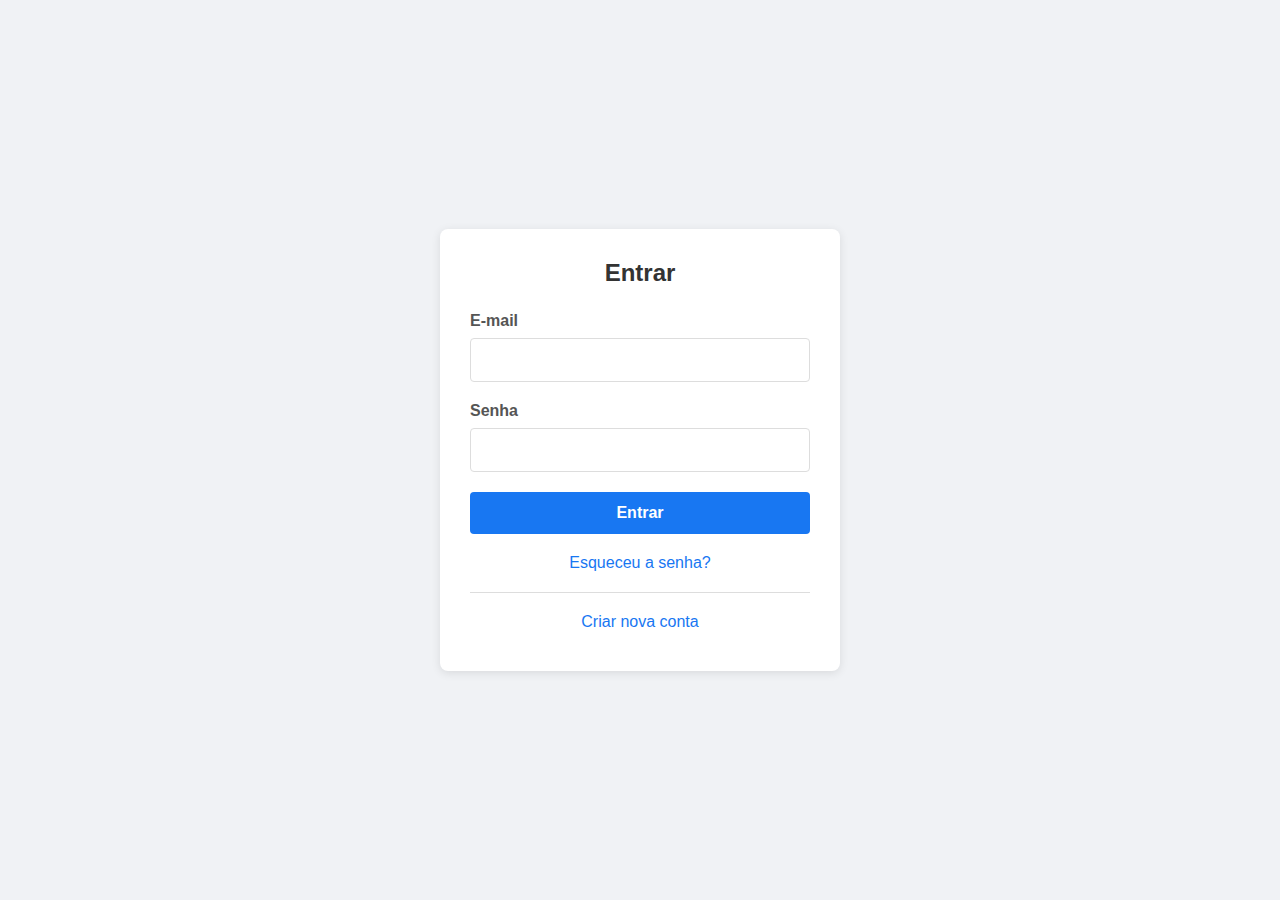
<file: html/tela_login/tela_login.html>
<!DOCTYPE html>
<html lang="pt-BR">
<head>
    <meta charset="UTF-8">
    <meta name="viewport" content="width=device-width, initial-scale=1.0">
    <title>Página de Login</title>
    <style>
        /* Estilos gerais */
        *{
            margin: 0;
            padding: 0;
            box-sizing: border-box;
            font-family: Arial, sans-serif;
        }
        
        body{
            background-color: #f0f2f5;
            display: flex;
            justify-content: center;
            align-items: center;
            min-height: 100vh;
            padding: 20px;
        }
        
        /* Login */
        .login-container{
            background-color: white;
            border-radius: 8px;
            box-shadow: 0 2px 10px rgba(0, 0, 0, 0.1);
            padding: 30px;
            width: 100%;
            max-width: 400px;
        }
        
        h1{
            text-align: center;
            color: #333;
            margin-bottom: 25px;
            font-size: 24px;
        }
        
        .input-group{
            margin-bottom: 20px;
        }
        
        label{
            display: block;
            margin-bottom: 8px;
            color: #555;
            font-weight: bold;
        }
        
        input{
            width: 100%;
            padding: 12px;
            border: 1px solid #ddd;
            border-radius: 4px;
            font-size: 16px;
        }
        
        input:focus{
            border-color: #1877f2;
            outline: none;
            box-shadow: 0 0 0 2px rgba(24, 119, 242, 0.2);
        }
        
        /* Botão */
        button{
            width: 100%;
            padding: 12px;
            background-color: #1877f2;
            color: white;
            border: none;
            border-radius: 4px;
            font-size: 16px;
            font-weight: bold;
            cursor: pointer;
            transition: background-color 0.3s;
        }
        
        button:hover{
            background-color: #166fe5;
        }
        
        /* Links */
        .links{
            margin-top: 20px;
            text-align: center;
        }
        
        .links a{
            color: #1877f2;
            text-decoration: none;
            display: block;
            margin: 10px 0;
        }
        
        .links a:hover{
            text-decoration: underline;
        }
        
        .divider{
            height: 1px;
            background-color: #ddd;
            margin: 20px 0;
        }
    </style>
</head>
<body>
    <div class="login-container">
        <h1>Entrar</h1>
        <form>
            <div class="input-group">
                <label for="email">E-mail</label>
                <input type="email" id="email" required autocomplete="email">
            </div>
            
            <div class="input-group">
                <label for="senha">Senha</label>
                <input type="password" id="senha" required autocomplete="current-password">
            </div>

            <button type="submit">Entrar</button>
        </form>
        
        <div class="links">
            <a href="#">Esqueceu a senha?</a>
            <div class="divider"></div>
            <a href="#">Criar nova conta</a>
        </div>
    </div>
</body>
</html>
</file>
<file: css/estilos.css>
/* Formatação */ 
*{
    margin: 0;
    padding: 0;
    box-sizing: border-box;
}

/* Estilos gerais */
:root{
    --primaria: #5a25eb;
    --primaria-escura: #4b2ba3;
    --secundaria: #534769;
    --clara: #f8fafc;
    --escura: #1d1735;
    --transicao: all 0.3s ease;
} 

body{
    font-family: 'Poppins', 'Segoe UI', Tahoma, Verdana, sans-serif;
    line-height: 1.6;
    padding-top: 80px;
    color: var(--escura);
    background-color: var(--clara);
    scroll-behavior: smooth;
    overflow-x: hidden;
}

/* Navegação */
.navegacao{
    position: fixed;
    top: 0;
    left: 0;
    width: 100%;
    background-color: white;
    box-shadow: 0 2px 10px rgba(0,0,0,0.1);
    z-index: 1000;
    padding: 1.5rem 0;
}

.container-navegacao{
    max-width: 1200px;
    margin: 0 auto;
    padding: 0 2rem;
    display: flex;
    justify-content: space-between;
    align-items: center;
    position: relative;
}

.logo{
    color: var(--secundaria);
    font-weight: 500;
    text-decoration: none;
    display: block;
    align-items: center;
}

.logo-destaque::before{
    content: '⬤';
    color: var(--primaria);
    margin-right: 0.5rem;
}

.logo-destaque{
    font-size: 1.5rem;
    font-weight: 700;
    color: var(--escura);
    margin-right: 0.25rem;
}

.links-navegacao{
    display: flex;
    list-style: none;
}

.links-navegacao li{
    margin-left: 1.5rem;
}

.links-navegacao a{
    text-decoration: none;
    color: var(--secundaria);
    font-weight: 500;
    transition: var(--transicao);
    padding: 0.5rem 0;
    position: relative;
}

.links-navegacao a:hover{
    color: var(--primaria);
}

.links-navegacao a::after{
    content: '';
    position: absolute;
    bottom: 0;
    left: 0;
    width: 0;
    height: 2px;
    background-color: var(--primaria);
    transition: var(--transicao);
}

.links-navegacao a:hover::after{
    width: 100%;
}

.menu-hamburguer {
    display: none;
    border: none;
    background: none;
    border-top: 3px solid var(--primaria);
    cursor: pointer;
    }

    .menu-hamburguer::after,.menu-hamburguer::before{
    content: " ";
    display: block;
    width: 30px;
    height: 3px;
    background: var(--primaria);
    margin-top: 5px;
    position: relative;
    transition: 0.3s;
    }


/* Seções em Geral */
.secao{
    padding: 6rem 2rem;
    min-height: 100vh;
    display: flex;
    align-items: center;
}

.container{
    max-width: 1200px;
    margin: 0 auto;
    width: 100%;
}

.titulo-secao{
    font-size: 3rem;
    margin-bottom: 3rem;
    color: var(--escura);
    position: relative;
    padding-bottom: 1rem;
    text-align: center;
}

.titulo-secao::after{
    content: '';
    position: absolute;
    bottom: 0;
    left: 50%;
    transform: translateX(-50%);
    width: 60px;
    height: 4px;
    background-color: var(--primaria);
}

/* Seção Início */
#inicio{
    background-color: #f8f8f8;
}

.conteudo-inicio{
    display: grid;
    grid-template-columns: 1fr 1fr;
    gap: 4rem;
    align-items:center;
}

.imagem-inicio{
    display: flex;
    justify-content: center;
    align-items: center;
    transition: var(--transicao);
}

.imagem-inicio img{
    width: 100%;
    max-width: 500px;
    border-radius: 50%;
    box-shadow: 0 20px 40px rgba(0,0,0,0.15);
}

.imagem-inicio:hover{
    transform: translateY(-5px);
}

.texto-inicio-container{
    text-align: left;
}

.titulo-inicio{
    font-size: 2.5rem;
    line-height: 1.4;
    color: var(--primaria);
}

.titulo-destaque{
    font-size: 6.5rem;
    line-height: 1.2;
    color: var(--escura)
}

.subtitulo-inicio{
    font-size: 1.5rem;
    color: var(--secundaria);
    margin-top: 1rem;
    margin-bottom: 2.5rem;
}

.botao{
    display: inline-block;
    padding: 0.8rem 2rem;
    background-color: var(--primaria);
    color: white;
    text-decoration: none;
    border-radius: 4px;
    font-weight: 500;
    transition: var(--transicao);
    font-size: 1rem;
}

.botao:hover{
    background-color: var(--primaria-escura);
    transform: translateY(-3px);
    box-shadow: 0 4px 10px rgba(0,0,0,0.1);
}

/* Seção Sobre Mim */
#sobre{
    background-color: white;
}

.conteudo-sobre{
    display: grid;
    grid-template-columns: 1fr;
    gap: 2rem;
    max-width: 800px;
    margin: 0 auto;
}

.texto-sobre{
    font-size: 1.1rem;
    line-height: 1.8;
    color: var(--secundaria);
    text-align: center;
}

.texto-sobre p{
    margin-bottom: 1.5rem;
}

.habilidades{
    display: grid;
    grid-template-columns: repeat(auto-fit, minmax(200px, 1fr));
    gap: 2rem;
    margin-top: 2rem;
}

.habilidade-item{
    background-color: rgba(131, 131, 131, 0.05);
    padding: 1.5rem;
    border-radius: 8px;
    text-align: center;
    transition: var(--transicao);
    border-left: 4px solid var(--primaria);
}

.habilidade-item:hover{
    transform: translateY(-5px);
    background-color: rgba(131, 131, 131, 0.1);
}

.habilidade-titulo{
    font-size: 1.2rem;
    margin-bottom: 0.5rem;
}

.habilidade-descricao{
    font-size: 0.9rem;
    color: var(--secundaria);
}

/* Seção Formação e Línguas */
#formacao{
    background-color: #f8f8f8;
}

.container-formacao{
    display: grid;
    grid-template-columns: repeat(auto-fit, minmax(200px, 1fr));
    gap: 2rem;
}

.bloco-formacao{
    background: white;
    padding: 2rem;
    border-radius: 8px;
    box-shadow: 0 5px 15px rgba(0,0,0,0.05);
    transition: var(--transicao);
    border-left: 4px solid var(--primaria);
}

.bloco-formacao:hover{
    transform: translateY(-5px);
    box-shadow: 0 10px 25px rgba(0,0,0,0.1);
}

.titulo-formacao{
    font-size: 1.6rem;
    margin-bottom: 1rem;
    color: var(--escura);
}

.periodo-formacao{
    display: inline-block;
    background-color: rgba(131, 131, 131, 0.1);
    color: var(--escura);
    padding: 0.3rem 0.8rem;
    border-radius: 20px;
    font-size: 0.9rem;
    margin-bottom: 1rem;
}

.descricao-formacao{
    color: var(--secundaria);
}


/* Seção Meu Portfólio */
#portfolio{
    background-color: white;
}

.container-portfolio{
    display: grid;
    grid-template-columns: repeat(auto-fit, minmax(300px, 1fr));
    gap: 2rem;
}

.item-portfolio{
    background: white;
    padding: 2rem;
    border-radius: 8px;
    box-shadow: 0 5px 15px rgba(0,0,0,0.05);
    transition: var(--transicao);
    border-left: 4px solid var(--primaria);
}        

.item-portfolio:hover{
    transform: translateY(-5px);
    box-shadow: 0 10px 25px rgba(0,0,0,0.1);
}

.conteudo-portfolio{
    padding: 0;
}

.imagem-portfolio{
    width: 100%;
    height: 200px;
    overflow: hidden;
    border-radius: 8px;
    margin-bottom: 1.5rem;
    display: flex;
    align-items: center;
    justify-content: center;
    background-color: #f8f8f8;
}

.imagem-portfolio img{
    width: 100%;
    height: 100%;
    object-fit: cover;
    transition: transform 0.5s ease;
}

.item-portfolio:hover .imagem-portfolio img{
    transform: scale(1.05);
}

.titulo-portfolio{
    font-size: 1.3rem;
    margin-bottom: 0.5rem;
    color:var(--escura);
}

.descricao-portfolio{
    color: var(--secundaria);
    margin-bottom: 1rem;
}

.link-portfolio{
    color: var(--primaria);
    text-decoration: none;
    font-weight: 500;
    display: flex;
    align-items: center;
}

.link-portfolio::after{
    content: '→';
    margin-left: 0.5rem;
    transition: var(--transicao);
}

.link-portfolio:hover::after{
    margin-left: 0.8rem;
}


/* Seção Contato (Formulário) */
#contato{
    background-color: #f8f8f8;
}

.container-contato{
    max-width: 600px;
    margin: 0 auto;
}

.formulario-contato{
    background-color: white;
    padding: 3rem;
    border-radius: 10px;
    box-shadow: 0 10px 30px rgba(0,0,0,0.1);
}

.grupo-formulario{
    margin-bottom: 1.8rem;
}

.rotulo-formulario{
    display: block;
    margin-bottom: 0.8rem;
    font-weight: 500;
    color: var(--escura);
    font-size: 1.1rem;
}

.entrada-formulario{
    width: 100%;
    padding: 1rem;
    border: 1px solid #dddddd;
    border-radius: 6px;
    font-family: inherit;
    font-size: 1rem;
    transition: var(--transicao);
}

.entrada-formulario:focus{
    outline: none;
    border-color: var(--primaria);
    box-shadow: 0 0 0 3px rgba(131, 131, 131, 0.05);
}

textarea.entrada-formulario{
    min-height: 180px;
    resize: vertical;
}

.botao-enviar{
    display: block;
    width: 100%;
    padding: 1.1rem;
    font-family: inherit;
    font-weight: 500;
    background-color: var(--primaria);
    color: white;
    border: none;
    border-radius: 6px;
    font-size: 1.1rem;
    font-weight: 600;
    cursor: pointer;
    transition: var(--transicao);
}

.botao-enviar:hover{
    background-color: var(--primaria-escura);
    transform: translateY(-3px);
    box-shadow: 0 6px 15px rgba(0,0,0,0.1);
}

/* Rodapé */
.rodape{
    background-color: var(--escura);
    color: white;
    padding: 2rem;
    text-align: center;
}

.conteudo-rodape{
    max-width: 1200px;
    margin: 0 auto;
}

.copyright{
    opacity: 0.7;
}

/* Responsividade */
/* 768px */
@media(max-width: 768px){
    .menu-hamburguer{
        display: block;
        z-index: 1;
    }

    .menu-hamburguer.active {
        border-top-color: transparent;
    }
    
    .menu-hamburguer.active::before {
        transform: rotate(135deg);
    }

    .menu-hamburguer.active::after {
        transform: rotate(-135deg);
        top: -8px;
    }

    .links-navegacao{
        position: fixed;
        top: 0;
        left: 0;
        width: 100vw;
        height: 100vh;
        background: #f8f8f8;
        clip-path: circle(100px at 90% -15%);
        transition: 1s ease-out;

        flex-direction: column;
        justify-content: space-around;
        align-items: center;
        gap: 0;

        pointer-events: none;
    }

    .links-navegacao.active {
        clip-path: circle(1500px at 90% -10%) !important;
        pointer-events: all !important;
    }

    .links-navegacao.active a {
        opacity: 1 !important;
    }

    .links-navegacao a{
        font-size: 24px;
        opacity: 0;
    }

    .conteudo-inicio{
        grid-template-columns: 1fr;
        gap: 3rem;
        text-align: center;
    }

    .imagem-inicio{
        order: -1;
    }

    .imagem-inicio img{
        max-width: 280px;
        margin: 0 auto;
    }

    .texto-inicio-container{
        text-align: center;
    }

    .titulo-inicio{
        font-size: 2.5rem;
    }

    .titulo-destaque {
        font-size: 6rem;
    }

    .titulo-secao{
        font-size: 2rem;
    }

    .secao{
        padding: 4rem 1.5rem;
    }

    .texto-sobre{
        text-align: center;
    }

    .titulo-formacao{
    font-size: 1.4rem;
    }

    .periodo-formacao{
        font-size: 0.9rem;
    }

    .descricao-formacao{
        font-size: 0.9rem;
    }

    .formulario-contato{
        padding: 2rem;
    }
    
}

/* 480px */
@media (max-width: 480px) {
    .logo{
        font-size: 0.85rem;
    }

    .logo-destaque{
        font-size: 1.35rem; 
    }
    
    .titulo-destaque {
        font-size: 4.5rem;
    }
    
    .formulario-contato{
        padding: 1.5rem;
    }
}
</file>
